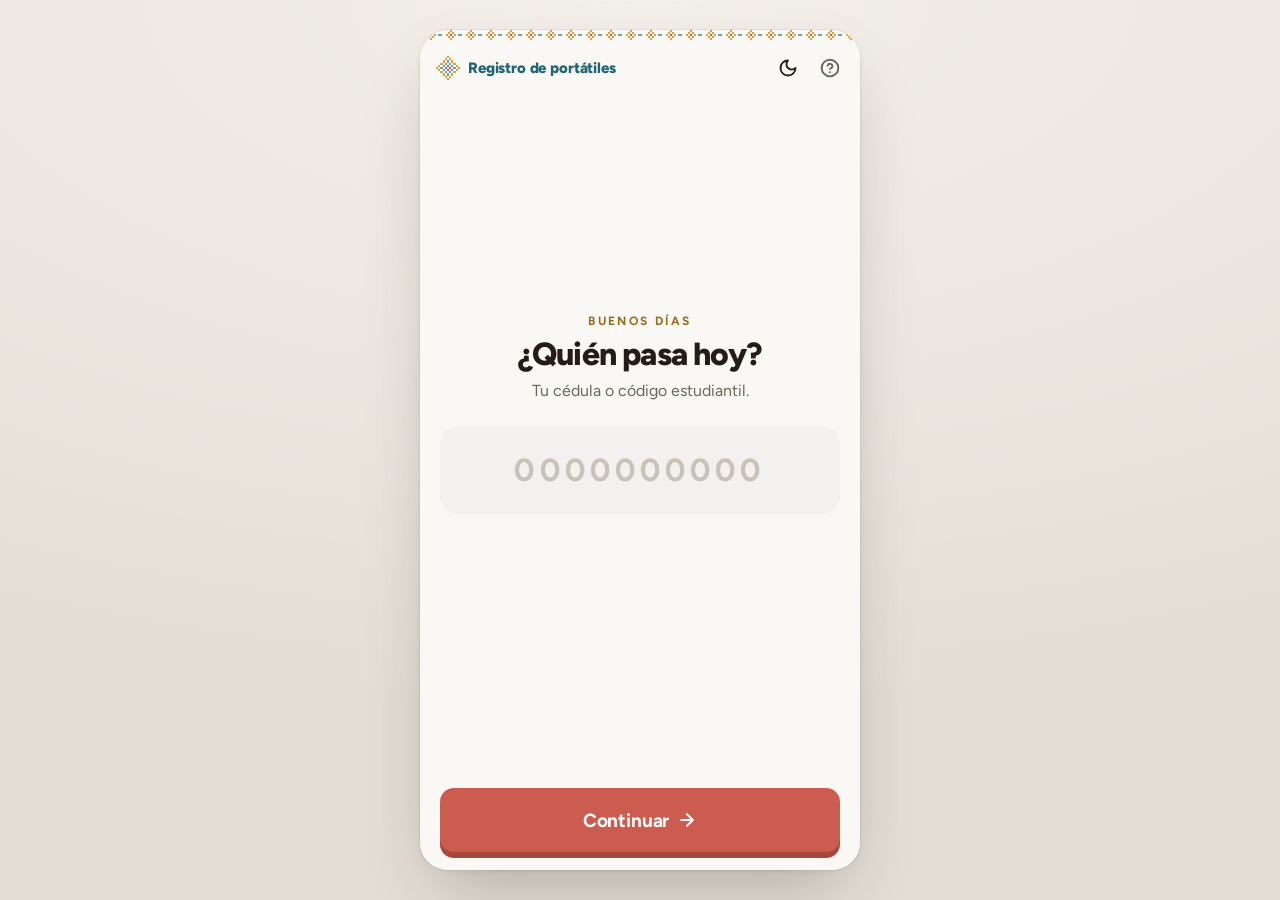
<file: src/main/webapp/index.html>
<!DOCTYPE html>
<html lang="es">
<head>
<meta charset="UTF-8">
<meta name="viewport" content="width=device-width, initial-scale=1, viewport-fit=cover">
<meta name="color-scheme" content="light dark">
<meta name="theme-color" content="#FAF8F5" media="(prefers-color-scheme: light)">
<meta name="theme-color" content="#16120F" media="(prefers-color-scheme: dark)">
<meta name="description" content="Registro de portátiles en portería · Universidad de La Guajira">

<link rel="manifest" href="manifest.webmanifest">
<link rel="apple-touch-icon" href="iconos/icono-192.png?v=2">
<meta name="mobile-web-app-capable" content="yes">
<meta name="apple-mobile-web-app-capable" content="yes">
<meta name="apple-mobile-web-app-status-bar-style" content="default">

<title>Registro Portatiles · UNIGUAJIRA</title>
<link rel="icon" type="image/png" href="iconos/icono-192.png?v=2">
<link rel="preload" href="fuentes/figtree-latin.woff2" as="font" type="font/woff2" crossorigin>
<link rel="stylesheet" href="styles.css">
<!-- Anti-FOUT: aplica tema antes del primer pintado para evitar flash de colores -->
<script>(function(){var t=localStorage.getItem('autogestion-tema');if(t==='dark'||t==='light')document.documentElement.setAttribute('data-theme',t);})();</script>
</head>
<body>

<div id="app-viewport">
  <!-- Status Banner (offline / syncing / synced notification) -->
  <div id="status-banner-wrap" class="status-banner-wrap" style="display: none;" role="status" aria-live="polite">
    <div id="status-banner" class="status-banner coral">
      <div id="status-banner-icon" class="status-banner-icon"></div>
      <div class="status-banner-text">
        <p id="status-banner-title" class="status-banner-title">Sin conexión</p>
        <p id="status-banner-detail" class="status-banner-detail">Tus registros se guardarán en el localmente</p>
      </div>
      <div id="status-stitches" class="status-stitches" style="display: none;"></div>
    </div>
  </div>

  <!-- ============ 1. IDENTIFICACIÓN ============ -->
  <section id="pantalla-identificacion" class="screen active">
    <div class="wayuu-band"></div>
    <header class="screen-header">
      <div class="screen-header-brand">
        <svg width="24" height="24" viewBox="0 0 11 11" shape-rendering="crispEdges" aria-hidden="true" class="icon-fixed"><rect x="5" y="0" width="1" height="1" fill="#E1A140"/><rect x="4" y="1" width="1" height="1" fill="#E1A140"/><rect x="6" y="1" width="1" height="1" fill="#E1A140"/><rect x="3" y="2" width="1" height="1" fill="#E1A140"/><rect x="5" y="2" width="1" height="1" fill="#60A8B8"/><rect x="7" y="2" width="1" height="1" fill="#E1A140"/><rect x="2" y="3" width="1" height="1" fill="#E1A140"/><rect x="4" y="3" width="1" height="1" fill="#60A8B8"/><rect x="6" y="3" width="1" height="1" fill="#60A8B8"/><rect x="8" y="3" width="1" height="1" fill="#E1A140"/><rect x="1" y="4" width="1" height="1" fill="#E1A140"/><rect x="3" y="4" width="1" height="1" fill="#60A8B8"/><rect x="5" y="4" width="1" height="1" fill="#CC5C50"/><rect x="7" y="4" width="1" height="1" fill="#60A8B8"/><rect x="9" y="4" width="1" height="1" fill="#E1A140"/><rect x="0" y="5" width="1" height="1" fill="#E1A140"/><rect x="2" y="5" width="1" height="1" fill="#60A8B8"/><rect x="4" y="5" width="1" height="1" fill="#CC5C50"/><rect x="6" y="5" width="1" height="1" fill="#CC5C50"/><rect x="8" y="5" width="1" height="1" fill="#60A8B8"/><rect x="10" y="5" width="1" height="1" fill="#E1A140"/><rect x="1" y="6" width="1" height="1" fill="#E1A140"/><rect x="3" y="6" width="1" height="1" fill="#60A8B8"/><rect x="5" y="6" width="1" height="1" fill="#CC5C50"/><rect x="7" y="6" width="1" height="1" fill="#60A8B8"/><rect x="9" y="6" width="1" height="1" fill="#E1A140"/><rect x="2" y="7" width="1" height="1" fill="#E1A140"/><rect x="4" y="7" width="1" height="1" fill="#60A8B8"/><rect x="6" y="7" width="1" height="1" fill="#60A8B8"/><rect x="8" y="7" width="1" height="1" fill="#E1A140"/><rect x="3" y="8" width="1" height="1" fill="#E1A140"/><rect x="5" y="8" width="1" height="1" fill="#60A8B8"/><rect x="7" y="8" width="1" height="1" fill="#E1A140"/><rect x="4" y="9" width="1" height="1" fill="#E1A140"/><rect x="6" y="9" width="1" height="1" fill="#E1A140"/><rect x="5" y="10" width="1" height="1" fill="#E1A140"/></svg>
        <span class="screen-header-title">Registro de portátiles</span>
      </div>
      <div class="screen-header-actions">
        <button type="button" class="btn-tema" data-alternar-tema aria-label="Cambiar tema" title="Modo claro / oscuro">
          <!-- Icono SVG inyectado dinámicamente por JS según el tema -->
        </button>
        <button type="button" class="btn-guia-header" data-abrir-guia aria-label="Abrir guía de uso" title="Guía de uso">
          <svg width="20" height="20" viewBox="0 0 24 24" fill="none" stroke="currentColor" stroke-width="2.3" stroke-linecap="round" stroke-linejoin="round" aria-hidden="true"><circle cx="12" cy="12" r="10"/><path d="M9.09 9a3 3 0 0 1 5.83 1c0 2-3 3-3 3"/><path d="M12 17h.01"/></svg>
        </button>
      </div>
    </header>

    <main class="screen-main centered animate-rise">
      <div class="text-center">
        <p id="saludo-dia" class="eyebrow">Buenos días</p>
        <h1 class="title-big">¿Quién pasa hoy?</h1>
        <p class="sub-desc">Tu cédula o código estudiantil.</p>
      </div>

      <div id="doc-box" class="doc-input-box">
        <input id="campo-documento"
               class="doc-input"
               type="text"
               inputmode="numeric"
               pattern="[0-9]*"
               autocomplete="off"
               maxlength="10"
               placeholder="0000000000">
      </div>

      <div class="ident-feedback">
        <div id="error-identificacion" class="error-note" style="display: none;"></div>
        <div id="aviso-recordado" class="aviso-recordado" style="display: none;">
          <span>Te recordamos de la última vez.</span>
          <button id="boton-olvidar" type="button" class="btn-text-sub btn-olvidar">
            ✕ No soy yo
          </button>
        </div>
      </div>
    </main>

    <footer class="screen-actions">
      <button id="boton-continuar" class="btn-primary" type="button">
        <span>Continuar</span>
        <svg viewBox="0 0 24 24" width="20" height="20" fill="none" stroke="currentColor" stroke-width="2.5" stroke-linecap="round" stroke-linejoin="round"><path d="M5 12h14M12 5l7 7-7 7"/></svg>
      </button>
    </footer>
  </section>

  <!-- ============ 1.5 VERIFICAR O CONFIGURAR PIN ============ -->
  <section id="pantalla-pin" class="screen">
    <div class="wayuu-band"></div>
    <header class="screen-header">
      <button id="boton-atras-pin" class="btn-back" type="button" data-volver="pantalla-identificacion">
        <svg viewBox="0 0 24 24" width="20" height="20" fill="none" stroke="currentColor" stroke-width="2.5" stroke-linecap="round" stroke-linejoin="round"><path d="m15 18-6-6 6-6"/></svg> Atrás
      </button>
      <div class="screen-header-actions">
        <button type="button" class="btn-tema" data-alternar-tema aria-label="Cambiar tema" title="Modo claro / oscuro">
          <!-- Icono SVG inyectado dinámicamente por JS según el tema -->
        </button>
        <button type="button" class="btn-guia-header" data-abrir-guia aria-label="Abrir guía de uso" title="Guía de uso">
          <svg width="20" height="20" viewBox="0 0 24 24" fill="none" stroke="currentColor" stroke-width="2.3" stroke-linecap="round" stroke-linejoin="round" aria-hidden="true"><circle cx="12" cy="12" r="10"/><path d="M9.09 9a3 3 0 0 1 5.83 1c0 2-3 3-3 3"/><path d="M12 17h.01"/></svg>
        </button>
      </div>
    </header>

    <main class="screen-main centered animate-rise text-center">
      <div class="icon-tile icon-tile-teal">
        <svg viewBox="0 0 24 24" width="28" height="28" fill="none" stroke="currentColor" stroke-width="2" stroke-linecap="round" stroke-linejoin="round"><rect x="3" y="11" width="18" height="11" rx="2" ry="2"/><path d="M7 11V7a5 5 0 0 1 10 0v4"/></svg>
      </div>

      <p id="subtitulo-pin" class="eyebrow">Lo sabemos pero...</p>
      <h1 id="titulo-pin" class="title-big">Ingresa tu PIN</h1>
      <p id="desc-pin" class="sub-desc sub-desc-pin">
        Digita tu PIN de 4 digitos.
      </p>

      <!-- Indicadores de dígitos (4 dots/cajas) -->
      <div id="pin-dots-container" class="pin-dots-row">
        <span class="pin-dot" data-index="0"></span>
        <span class="pin-dot" data-index="1"></span>
        <span class="pin-dot" data-index="2"></span>
        <span class="pin-dot" data-index="3"></span>
      </div>

      <div id="error-pin" class="error-note error-note-pin" style="display: none;"></div>

      <!-- Intentos restantes antes del bloqueo (se muestra tras un PIN incorrecto) -->
      <div id="pin-intentos" class="pin-intentos" hidden>
        <span id="pin-intentos-barras" class="pin-intentos-barras" aria-hidden="true"></span>
        <span id="pin-intentos-texto"></span>
      </div>

      <!-- PIN bloqueado temporalmente: reemplaza al teclado -->
      <div id="pin-bloqueo" class="pin-bloqueo" role="alert" hidden>
        <span class="pin-bloqueo-icono" aria-hidden="true">
          <svg viewBox="0 0 24 24" width="26" height="26" fill="none" stroke="currentColor" stroke-width="2.2" stroke-linecap="round" stroke-linejoin="round"><rect x="3" y="11" width="18" height="11" rx="2"/><path d="M7 11V7a5 5 0 0 1 10 0v4"/><path d="M12 15v3"/></svg>
        </span>
        <p class="pin-bloqueo-titulo">PIN bloqueado por seguridad</p>
        <p class="pin-bloqueo-texto">Hubo demasiados intentos fallidos. Espera o registrate manualmente en el cuaderno.</p>
        <p class="pin-bloqueo-reloj">
          <span>Podrás intentarlo en</span>
          <strong id="pin-bloqueo-tiempo">15:00</strong>
        </p>
        <button id="boton-bloqueo-inicio" type="button" class="btn-secondary">Volver al inicio</button>
      </div>

      <!-- Teclado numérico táctil rápido (1 al 9, limpiar, 0, borrar) -->
      <div id="pin-keypad" class="pin-keypad">
        <button type="button" class="btn-key" data-digit="1">1</button>
        <button type="button" class="btn-key" data-digit="2">2</button>
        <button type="button" class="btn-key" data-digit="3">3</button>
        <button type="button" class="btn-key" data-digit="4">4</button>
        <button type="button" class="btn-key" data-digit="5">5</button>
        <button type="button" class="btn-key" data-digit="6">6</button>
        <button type="button" class="btn-key" data-digit="7">7</button>
        <button type="button" class="btn-key" data-digit="8">8</button>
        <button type="button" class="btn-key" data-digit="9">9</button>
        <button type="button" class="btn-key action" id="btn-pin-limpiar">C</button>
        <button type="button" class="btn-key" data-digit="0">0</button>
        <button type="button" class="btn-key action" id="btn-pin-borrar">
          <svg viewBox="0 0 24 24" width="22" height="22" fill="none" stroke="currentColor" stroke-width="2.2" stroke-linecap="round" stroke-linejoin="round"><path d="M21 4H8l-7 8 7 8h13a2 2 0 0 0 2-2V6a2 2 0 0 0-2-2z"/><line x1="18" y1="9" x2="12" y2="15"/><line x1="12" y1="9" x2="18" y2="15"/></svg>
        </button>
      </div>
    </main>
  </section>

  <!-- ============ 2. NUEVO ESTUDIANTE (Caso A) ============ -->
  <section id="pantalla-datos-nuevo" class="screen">
    <div class="wayuu-band"></div>
    <header class="screen-header">
      <button class="btn-back" data-volver="pantalla-identificacion" type="button">
        <svg viewBox="0 0 24 24" width="20" height="20" fill="none" stroke="currentColor" stroke-width="2.5" stroke-linecap="round" stroke-linejoin="round"><path d="m15 18-6-6 6-6"/></svg> Atrás
      </button>
      <div class="screen-header-actions">
        <span id="doc-nuevo-tag" class="doc-tag"></span>
        <button type="button" class="btn-guia-header" data-abrir-guia aria-label="Abrir guía de uso" title="Guía de uso">
          <svg width="20" height="20" viewBox="0 0 24 24" fill="none" stroke="currentColor" stroke-width="2.3" stroke-linecap="round" stroke-linejoin="round" aria-hidden="true"><circle cx="12" cy="12" r="10"/><path d="M9.09 9a3 3 0 0 1 5.83 1c0 2-3 3-3 3"/><path d="M12 17h.01"/></svg>
        </button>
      </div>
    </header>

    <main class="screen-main centered animate-rise">
      <div class="text-center">
        <p class="eyebrow">Primera vez por aquí</p>
        <h1 class="title-big">¿Cómo te llamas?</h1>
      </div>

      <div class="field-grid-2">
        <label>
          <span class="field-label">Nombre</span>
          <input id="campo-nombres" class="field-input" type="text" maxlength="80" autocomplete="given-name">
        </label>
        <label>
          <span class="field-label">Apellido</span>
          <input id="campo-apellidos" class="field-input" type="text" maxlength="80" autocomplete="family-name">
        </label>
      </div>

      <!-- PIN de 4 dígitos para nuevo estudiante -->
      <div class="field-group">
        <label for="campo-pin-nuevo" class="field-label">Crea tu PIN de seguridad (4 dígitos)</label>
        <span class="campo-con-accion">
          <input id="campo-pin-nuevo" class="field-input field-input-pin" type="password" inputmode="numeric" pattern="[0-9]*" maxlength="4" placeholder="••••" autocomplete="new-password">
          <button id="boton-ver-pin" type="button" class="boton-ver-pin" aria-label="Mostrar PIN" aria-pressed="false" aria-controls="campo-pin-nuevo">
            <svg class="icono-ojo" viewBox="0 0 24 24" width="22" height="22" fill="none" stroke="currentColor" stroke-width="2" stroke-linecap="round" stroke-linejoin="round" aria-hidden="true"><path d="M2.06 12.35a1 1 0 0 1 0-.7 10.75 10.75 0 0 1 19.88 0 1 1 0 0 1 0 .7 10.75 10.75 0 0 1-19.88 0"/><circle cx="12" cy="12" r="3"/></svg>
            <svg class="icono-ojo-tachado" viewBox="0 0 24 24" width="22" height="22" fill="none" stroke="currentColor" stroke-width="2" stroke-linecap="round" stroke-linejoin="round" aria-hidden="true" hidden><path d="M10.73 5.08A10.43 10.43 0 0 1 12 5c4.97 0 9 4.03 9.94 7a10.6 10.6 0 0 1-1.67 2.88"/><path d="M14.08 14.16a3 3 0 0 1-4.24-4.24"/><path d="M17.48 17.5A10.4 10.4 0 0 1 12 19c-4.97 0-9-4.03-9.94-7a10.6 10.6 0 0 1 4.46-5.5"/><path d="m2 2 20 20"/></svg>
          </button>
        </span>
        <p class="field-hint">
          Protección ante entradas/salidas. Se solicita siempre que ingreses nuevamente.
        </p>
      </div>

      <div class="field-group">
        <div class="consent-box-wrap">
          <label id="consent-card-nuevo" class="consent-card">
            <input type="checkbox" id="campo-acepto-datos" class="sr-only-input">
            <span class="consent-check-square" id="consent-square-nuevo">
              <svg id="consent-check-icon-nuevo" viewBox="0 0 24 24" width="16" height="16" fill="none" stroke="currentColor" stroke-width="3.5" stroke-linecap="round" stroke-linejoin="round" style="display: none;"><path d="M20 6 9 17l-5-5"/></svg>
            </span>
            <span class="consent-text">
              Autorizo a Registro de Dispositivos Portatiles a tratar mis datos personales <span class="text-sub">(Ley 1581 de 2012)</span>.
            </span>
          </label>
          <details class="consent-details">
            <summary>
              ¿Para qué usamos tus datos?
              <svg viewBox="0 0 24 24" width="16" height="16" fill="none" stroke="currentColor" stroke-width="2"><path d="m6 9 6 6 6-6"/></svg>
            </summary>
            <p>
              Solo para registrar cuándo entra y sale tu portátil del campus, y así poder ayudarte si se pierde o hay una duda en portería. No se comparten con terceros. Puedes pedir que se corrijan o borren escribiendo al correo acamilogamez@uniguajira.edu.co.
            </p>
          </details>
        </div>
      </div>

      <div id="error-datos-nuevo" class="error-note error-note-spaced" style="display: none;"></div>
    </main>

    <footer class="screen-actions">
      <button id="boton-guardar-datos" class="btn-primary" type="button">
        <span>Continuar</span>
        <svg viewBox="0 0 24 24" width="20" height="20" fill="none" stroke="currentColor" stroke-width="2.5" stroke-linecap="round" stroke-linejoin="round"><path d="M5 12h14M12 5l7 7-7 7"/></svg>
      </button>
    </footer>
  </section>

  <!-- ============ CONSENTIMIENTO PENDIENTE ============ -->
  <section id="pantalla-consentimiento" class="screen">
    <div class="wayuu-band"></div>
    <header class="screen-header">
      <button class="btn-back" data-volver="pantalla-identificacion" type="button">
        <svg viewBox="0 0 24 24" width="20" height="20" fill="none" stroke="currentColor" stroke-width="2.5" stroke-linecap="round" stroke-linejoin="round"><path d="m15 18-6-6 6-6"/></svg> Atrás
      </button>
      <div class="screen-header-actions">
        <button type="button" class="btn-tema" data-alternar-tema aria-label="Cambiar tema" title="Modo claro / oscuro">
          <!-- Icono SVG inyectado dinámicamente por JS según el tema -->
        </button>
        <button type="button" class="btn-guia-header" data-abrir-guia aria-label="Abrir guía de uso" title="Guía de uso">
          <svg width="20" height="20" viewBox="0 0 24 24" fill="none" stroke="currentColor" stroke-width="2.3" stroke-linecap="round" stroke-linejoin="round" aria-hidden="true"><circle cx="12" cy="12" r="10"/><path d="M9.09 9a3 3 0 0 1 5.83 1c0 2-3 3-3 3"/><path d="M12 17h.01"/></svg>
        </button>
      </div>
    </header>

    <main class="screen-main centered animate-rise">
      <div class="stack-center">
        <div class="icon-tile icon-tile-oro icon-tile-lg">
          <svg viewBox="0 0 24 24" width="32" height="32" fill="none" stroke="currentColor" stroke-width="2" stroke-linecap="round" stroke-linejoin="round"><path d="M20 13c0 5-3.5 7.5-7.66 8.95a1 1 0 0 1-.67-.01C7.5 20.5 4 18 4 13V6a1 1 0 0 1 1-1c2 0 4.5-1.2 6.24-2.72a1.17 1.17 0 0 1 1.52 0C14.51 3.81 17 5 19 5a1 1 0 0 1 1 1z"/><path d="m9 12 2 2 4-4"/></svg>
        </div>
        <p class="eyebrow">Una sola vez</p>
        <h1 id="titulo-consentimiento" class="title-big">Antes de seguir…</h1>
        <p class="sub-desc sub-desc-narrow">
          Necesitamos tu autorización para seguir registrando tu equipo.
        </p>
      </div>

      <div class="field-group-lg">
        <label id="consent-card-existente" class="consent-card">
          <input type="checkbox" id="campo-acepto-datos-existente" class="sr-only-input">
          <span class="consent-check-square" id="consent-square-existente">
            <svg id="consent-check-icon-existente" viewBox="0 0 24 24" width="16" height="16" fill="none" stroke="currentColor" stroke-width="3.5" stroke-linecap="round" stroke-linejoin="round" style="display: none;"><path d="M20 6 9 17l-5-5"/></svg>
          </span>
          <span class="consent-text">
            Autorizo a Registro de Dispositivos Portatiles a tratar mis datos personales <span class="text-sub">(Ley 1581 de 2012)</span>.
          </span>
        </label>
      </div>

      <div id="error-consentimiento" class="error-note error-note-spaced" style="display: none;"></div>
    </main>

    <footer class="screen-actions">
      <button id="boton-aceptar-consentimiento" class="btn-primary" type="button">
        Aceptar y continuar
      </button>
    </footer>
  </section>

  <!-- ============ 3. REGISTRAR EQUIPO NUEVO ============ -->
  <section id="pantalla-equipo-nuevo" class="screen">
    <div class="wayuu-band"></div>
    <header class="screen-header">
      <button id="boton-atras-equipo" class="btn-back" type="button">
        <svg viewBox="0 0 24 24" width="20" height="20" fill="none" stroke="currentColor" stroke-width="2.5" stroke-linecap="round" stroke-linejoin="round"><path d="m15 18-6-6 6-6"/></svg> Atrás
      </button>
      <div class="screen-header-actions">
        <button type="button" class="btn-tema" data-alternar-tema aria-label="Cambiar tema" title="Modo claro / oscuro">
          <!-- Icono SVG inyectado dinámicamente por JS según el tema -->
        </button>
        <button type="button" class="btn-guia-header" data-abrir-guia aria-label="Abrir guía de uso" title="Guía de uso">
          <svg width="20" height="20" viewBox="0 0 24 24" fill="none" stroke="currentColor" stroke-width="2.3" stroke-linecap="round" stroke-linejoin="round" aria-hidden="true"><circle cx="12" cy="12" r="10"/><path d="M9.09 9a3 3 0 0 1 5.83 1c0 2-3 3-3 3"/><path d="M12 17h.01"/></svg>
        </button>
      </div>
    </header>

    <main class="screen-main animate-rise">
      <h1 id="titulo-equipo" class="title-big">¿Qué equipo traes?</h1>

      <!-- Marcas grid -->
      <div class="field-group">
        <p class="field-label">Marca</p>
        <div id="grid-marcas" class="brand-grid"></div>
        <input id="campo-otra-marca" class="field-input field-input-extra" type="text" placeholder="Escribe la marca" style="display: none;">
      </div>

      <!-- Colores circle grid -->
      <div class="field-group">
        <p class="field-label">
          Color <span id="color-seleccionado-nombre" class="field-label-value"></span>
        </p>
        <div id="grid-colores" class="color-grid"></div>
        <input id="campo-otro-color" class="field-input field-input-extra" type="text" placeholder="Escribe el color (ej. morado)" style="display: none;">
      </div>

      <!-- Apodo / alias -->
      <div class="field-group">
        <label>
          <span class="field-label">
            Apodo <span class="field-label-optional">opcional</span>
          </span>
          <input id="campo-alias" class="field-input" type="text" maxlength="24" placeholder="“El de la U”, “El de la casa”">
        </label>
      </div>

      <!-- Serial del portátil (opcional, si está vacío será "Desconocido") -->
      <div class="field-group">
        <label>
          <span class="field-label">
            Serial / Número de serie <span class="field-label-optional">opcional</span>
          </span>
          <input id="campo-serial" class="field-input" type="text" maxlength="50" placeholder="Ej. 5CD1234XYZ (o dejar vacío)">
        </label>
      </div>

      <!-- Descripción identificativa (OBLIGATORIA) -->
      <div class="field-group">
        <label>
          <span class="field-label">
            Descripción / Señas particulares <strong style="color: var(--coral-base); font-size: 11px;">obligatorio</strong>
          </span>
          <textarea id="campo-descripcion" class="field-input" rows="2" maxlength="200" placeholder="Ej. Sticker de Batman en la tapa, fisura en bisagra izquierda, protector de teclado..."></textarea>
        </label>
      </div>

      <div id="error-equipo-nuevo" class="error-note error-note-spaced" style="display: none;"></div>
    </main>

    <footer class="screen-actions">
      <!-- Preview card -->
      <div class="new-laptop-preview" aria-live="polite">
        <div id="preview-laptop-glyph"></div>
        <div class="preview-text">
          <p id="preview-laptop-title" class="preview-title">MARCA - COLOR</p>
          <p id="preview-laptop-nick" class="preview-sub">Así se verá la próxima vez.</p>
        </div>
      </div>

      <button id="boton-guardar-equipo" class="btn-primary" type="button">
        Guardar y registrar entrada
      </button>
    </footer>
  </section>

  <!-- ============ 4. MIS EQUIPOS ============ -->
  <section id="pantalla-equipos" class="screen">
    <div class="wayuu-band"></div>
    <header class="screen-header">
      <button class="btn-back" data-volver="pantalla-identificacion" type="button">
        <svg viewBox="0 0 24 24" width="20" height="20" fill="none" stroke="currentColor" stroke-width="2.5" stroke-linecap="round" stroke-linejoin="round"><path d="m15 18-6-6 6-6"/></svg> Atrás
      </button>
      <div class="screen-header-actions">
        <button id="boton-cambiar-estudiante" class="btn-text-sub" data-volver="pantalla-identificacion" type="button">
        No soy yo
      </button>
        <button type="button" class="btn-guia-header" data-abrir-guia aria-label="Abrir guía de uso" title="Guía de uso">
          <svg width="20" height="20" viewBox="0 0 24 24" fill="none" stroke="currentColor" stroke-width="2.3" stroke-linecap="round" stroke-linejoin="round" aria-hidden="true"><circle cx="12" cy="12" r="10"/><path d="M9.09 9a3 3 0 0 1 5.83 1c0 2-3 3-3 3"/><path d="M12 17h.01"/></svg>
        </button>
      </div>
    </header>

    <main class="screen-main animate-rise">
      <div id="encabezado-equipos">
        <h1 id="saludo-estudiante" class="title-big">Hola.</h1>
        <p class="sub-desc">¿Cuál traes hoy? Un toque y listo.</p>
      </div>

      <div id="aviso-offline-equipos" class="aviso-offline" style="display: none;">
        <svg viewBox="0 0 24 24" width="16" height="16" fill="none" stroke="currentColor" stroke-width="2" class="icon-fixed" aria-hidden="true"><rect width="14" height="20" x="5" y="2" rx="2" ry="2"/><path d="M12 18h.01"/></svg>
        Tus equipos se encuentran guardados. Puedes registrar igual.
      </div>

      <ul id="lista-equipos" class="laptops-list"></ul>
      <p id="pista-equipos" class="pista-equipos">
        <svg viewBox="0 0 24 24" width="15" height="15" fill="none" stroke="currentColor" stroke-width="2.2" stroke-linecap="round" stroke-linejoin="round" aria-hidden="true"><circle cx="12" cy="12" r="1"/><circle cx="19" cy="12" r="1"/><circle cx="5" cy="12" r="1"/></svg>
        Mantén pulsado un equipo o toca los tres puntos para ver las interacciones.
      </p>
    </main>

    <footer class="screen-actions">
      <button id="boton-otro-equipo" class="btn-secondary" type="button">
        <svg viewBox="0 0 24 24" width="20" height="20" fill="none" stroke="currentColor" stroke-width="2.5"><path d="M5 12h14M12 5v14"/></svg>
        <span>Agregar otro equipo</span>
      </button>
    </footer>
  </section>

  <!-- ============ 5. CONFIRMACIÓN (Reglas que no se negocian: FitLine cqw, Solid color) ============ -->
  <section id="pantalla-confirmacion" class="screen-confirm teal" style="display: none;" role="status" aria-live="assertive">
    <div class="confirm-center">
      <div class="confirm-check-ring">
        <span class="confirm-ring-anim"></span>
        <svg viewBox="0 0 52 52" class="confirm-svg-check">
          <circle cx="26" cy="26" r="24" fill="rgba(255,255,255,.18)" />
          <path id="check-path-anim" d="M15 27 L23 35 L38 18" fill="none" stroke="#fff" stroke-width="5.5" stroke-linecap="round" stroke-linejoin="round" pathLength="1" stroke-dasharray="1" class="check-path" />
        </svg>
      </div>

      <p class="confirm-type-label">
        <svg id="confirm-dir-icon" viewBox="0 0 24 24" fill="none" stroke="currentColor" stroke-width="2.75" stroke-linecap="round" stroke-linejoin="round"><path d="M15 3h4a2 2 0 0 1 2 2v14a2 2 0 0 1-2 2h-4M10 17l5-5-5-5M15 12H3"/></svg>
        <span id="texto-movimiento">ENTRADA</span>
      </p>

      <div class="confirm-lines">
        <span id="confirm-line-brand" class="fit-line">HP</span>
        <span id="confirm-line-color" class="fit-line fit-line-delay">GRIS</span>
      </div>
    </div>

    <div class="confirm-bottom">
      <p id="confirm-note-offline" class="confirm-offline-note" style="display: none;">
        <svg viewBox="0 0 24 24" width="20" height="20" fill="none" stroke="currentColor" stroke-width="2"><path d="m2 2 20 20M5.782 5.782A7 7 0 0 0 9 19h8.5a4.5 4.5 0 0 0 1.956-.445M22.61 16.95A5 5 0 0 0 18 10h-1.26a8 8 0 0 0-11.62-4.36"/></svg>
        Guardado sin conexión.
      </p>
      <p id="confirm-note-reconfirmed" class="confirm-reconfirmed-note" style="display: none;">
        <svg viewBox="0 0 24 24" width="16" height="16" fill="none" stroke="currentColor" stroke-width="2"><path d="M3 12a9 9 0 1 0 9-9 9.75 9.75 0 0 0-6.74 2.74L3 8"/><path d="M3 3v5h5"/></svg>
        Ya estaba registrado hace poco
      </p>
      <p class="confirm-meta">
        <span id="confirm-meta-name"></span> · <span id="confirm-meta-time"></span>
      </p>
      <button id="boton-listo" class="btn-confirm-done" type="button">
        <span>Listo</span>
        <span id="confirm-autocierre" class="confirm-autocierre" aria-hidden="true">
          <span id="confirm-autocierre-barra" class="confirm-autocierre-barra"></span>
        </span>
      </button>
      <p id="confirm-autocierre-texto" class="confirm-autocierre-texto">Pulsa o espera el cierre automático.</p>
    </div>
  </section>

  <!-- Hoja de acciones de un equipo (mantener pulsado o botón de tres puntos) -->
  <div id="hoja-equipo" class="hoja-overlay" hidden>
    <div class="hoja" role="dialog" aria-modal="true" aria-labelledby="hoja-equipo-titulo">
      <span class="hoja-asa" aria-hidden="true"></span>

      <div class="hoja-equipo-cabecera">
        <span id="hoja-equipo-glifo" class="hoja-equipo-glifo" aria-hidden="true"></span>
        <div class="hoja-equipo-textos">
          <p class="hoja-equipo-eyebrow">Tu equipo</p>
          <h2 id="hoja-equipo-titulo" class="hoja-equipo-titulo">Equipo</h2>
          <p id="hoja-equipo-alias" class="hoja-equipo-alias"></p>
        </div>
      </div>

      <div id="hoja-equipo-acciones" class="hoja-acciones">
        <button id="boton-editar-equipo" type="button" class="hoja-accion">
          <span class="hoja-accion-icono" aria-hidden="true">
            <svg viewBox="0 0 24 24" width="20" height="20" fill="none" stroke="currentColor" stroke-width="2.2" stroke-linecap="round" stroke-linejoin="round"><path d="M21.17 6.81a1 1 0 0 0-3.99-3.99L3.84 16.17a2 2 0 0 0-.5.83l-1.32 4.35a.5.5 0 0 0 .62.62l4.35-1.32a2 2 0 0 0 .83-.5z"/><path d="m15 5 4 4"/></svg>
          </span>
          <span class="hoja-accion-textos">
            <strong>Editar equipo</strong>
            <span>Marca, color o apodo</span>
          </span>
        </button>
        <button id="boton-reportar-hurto" type="button" class="hoja-accion hoja-accion-peligro">
          <span class="hoja-accion-icono" aria-hidden="true">
            <svg viewBox="0 0 24 24" width="20" height="20" fill="none" stroke="currentColor" stroke-width="2.2" stroke-linecap="round" stroke-linejoin="round"><path d="M12 22s8-4 8-10V5l-8-3-8 3v7c0 6 8 10 8 10z"/><line x1="12" y1="8" x2="12" y2="12"/><line x1="12" y1="16" x2="12.01" y2="16"/></svg>
          </span>
          <span class="hoja-accion-textos">
            <strong id="texto-reportar-hurto">Reportar como hurtado / extraviado</strong>
            <span id="subtexto-reportar-hurto">Genera alerta inmediata en portería</span>
          </span>
        </button>
        <button id="boton-eliminar-equipo" type="button" class="hoja-accion hoja-accion-peligro">
          <span class="hoja-accion-icono" aria-hidden="true">
            <svg viewBox="0 0 24 24" width="20" height="20" fill="none" stroke="currentColor" stroke-width="2.2" stroke-linecap="round" stroke-linejoin="round"><path d="M3 6h18"/><path d="M19 6v14a2 2 0 0 1-2 2H7a2 2 0 0 1-2-2V6"/><path d="M8 6V4a2 2 0 0 1 2-2h4a2 2 0 0 1 2 2v2"/><path d="M10 11v6M14 11v6"/></svg>
          </span>
          <span class="hoja-accion-textos">
            <strong>Eliminar equipo</strong>
            <span>Deja de aparecer en tu lista</span>
          </span>
        </button>
      </div>

      <div id="hoja-equipo-confirmar-hurto" class="hoja-confirmar" hidden>
        <p id="titulo-confirmar-hurto" class="hoja-confirmar-titulo">¿Reportar como hurtado / extraviado?</p>
        <p id="texto-confirmar-hurto" class="hoja-confirmar-texto">Se emitirá una alerta de seguridad inmediata en la portería y el equipo quedará bloqueado para autorizaciones.</p>
        <button id="boton-confirmar-hurto" type="button" class="btn-peligro">Sí, reportar hurto</button>
      </div>

      <div id="hoja-equipo-confirmar" class="hoja-confirmar" hidden>
        <p class="hoja-confirmar-titulo">¿Eliminar este equipo?</p>
        <p class="hoja-confirmar-texto">Dejará de aparecer en tu lista. Su historial de entradas y salidas se conserva.</p>
        <button id="boton-confirmar-eliminar" type="button" class="btn-peligro">Sí, eliminar</button>
      </div>

      <p id="hoja-equipo-aviso" class="hoja-aviso" hidden></p>
      <div id="error-hoja-equipo" class="error-note" style="display: none;"></div>

      <button id="boton-cerrar-hoja" type="button" class="btn-secondary">Cancelar</button>
    </div>
  </div>

  <div id="aviso-flotante" class="aviso-flotante" role="status" aria-live="polite" hidden></div>
</div>

<!-- =====================================================================
     MODAL DE GUÍA DE USO (se abre desde el botón "?" de cada encabezado)
     ===================================================================== -->
<!-- Modal Dialog de Guía de Uso -->
<div id="modal-guia" class="modal-guia-overlay" style="display: none;" role="dialog" aria-modal="true" aria-labelledby="guia-titulo">
  <!-- Tarjeta 1: Guía del Estudiante / Autogestión -->
  <div id="guia-card-estudiante" class="modal-guia-card">
    <header class="modal-guia-header">
      <div class="modal-guia-heading">
        <span class="modal-guia-icon">
          <svg width="20" height="20" viewBox="0 0 24 24" fill="none" stroke="currentColor" stroke-width="2.4" stroke-linecap="round" stroke-linejoin="round">
            <circle cx="12" cy="12" r="10"></circle>
            <line x1="12" y1="16" x2="12" y2="12"></line>
            <line x1="12" y1="8" x2="12.01" y2="8"></line>
          </svg>
        </span>
        <h2 id="guia-titulo" class="modal-guia-titulo">Guía del Sistema</h2>
      </div>
      <button id="btn-cerrar-guia" type="button" class="btn-guia-cerrar" aria-label="Cerrar guía">
        <svg width="18" height="18" viewBox="0 0 24 24" fill="none" stroke="currentColor" stroke-width="2.4" stroke-linecap="round" stroke-linejoin="round"><line x1="18" y1="6" x2="6" y2="18"></line><line x1="6" y1="6" x2="18" y2="18"></line></svg>
      </button>
    </header>

    <div class="modal-guia-body">
      <div class="guia-paso">
        <span class="guia-num">1</span>
        <div>
          <strong>Identificación</strong>
          <p>Ingresa tu cédula o código estudiantil. Si eres nuevo, el sistema te solicitará algunos datos de tí y tu portatil.</p>
        </div>
      </div>

      <div class="guia-paso">
        <span class="guia-num">2</span>
        <div>
          <strong>Seguridad con PIN</strong>
          <p>PIN de 4 dígitos para verificar tu identidad y desbloquear tus portátiles registrados.</p>
        </div>
      </div>

      <div class="guia-paso">
        <span class="guia-num">3</span>
        <div>
          <strong>Entrada o Salida en un toque</strong>
          <p>Toca tu portátil en pantalla. El sistema alternará automáticamente entre ENTRADA y SALIDA con confirmación visual inmediata.</p>
        </div>
      </div>

      <div class="guia-paso">
        <span class="guia-num">4</span>
        <div>
          <strong>Modo Sin Conexión (Offline)</strong>
          <p>Si la portería pierde internet, puedes seguir registrando entradas y salidas normalmente siempre que ya te hayas registrado antes en el sistema. Tus movimientos se guardan seguros en el dispositivo y se sincronizan automáticamente con el servidor apenas regrese la conexión.</p>
        </div>
      </div>
    </div>

    <footer class="modal-guia-footer">
      <button id="btn-entendido-guia" type="button" class="btn-guia-entendido" style="width: 100%;">Entendido</button>
    </footer>
  </div>
</div>

<script src="db-offline.js"></script>
<script src="app.js"></script>
</body>
</html>
</file>
<file: src/main/webapp/styles.css>
/* =====================================================================
   AUTOGESTIÓN DE PORTÁTILES · Universidad de La Guajira
   Basado exactamente en /design-reference (Tokens, Tipografía y Animaciones)
   ===================================================================== */

/* Figtree (SIL Open Font License, ver fuentes/OFL.txt), alojada junto a la app
   para que también funcione sin conexión. */
@font-face {
  font-family: 'Figtree';
  font-style: normal;
  font-weight: 400 900;
  font-display: swap;
  src: url('fuentes/figtree-latin-ext.woff2') format('woff2');
  unicode-range: U+0100-02BA, U+02BD-02C5, U+02C7-02CC, U+02CE-02D7, U+02DD-02FF, U+0304, U+0308, U+0329, U+1D00-1DBF, U+1E00-1E9F, U+1EF2-1EFF, U+2020, U+20A0-20AB, U+20AD-20C4, U+2113, U+2C60-2C7F, U+A720-A7FF;
}
@font-face {
  font-family: 'Figtree';
  font-style: normal;
  font-weight: 400 900;
  font-display: swap;
  src: url('fuentes/figtree-latin.woff2') format('woff2');
  unicode-range: U+0000-00FF, U+0131, U+0152-0153, U+02BB-02BC, U+02C6, U+02DA, U+02DC, U+0304, U+0308, U+0329, U+2000-206F, U+20AC, U+2122, U+2191, U+2193, U+2212, U+2215, U+FEFF, U+FFFD;
}

:root {
  /* Brand colors */
  --coral: #CC5C50;
  --coral-dark: #A8473C;
  --coral-soft: #F9E4E0;
  --teal: #2B8496;
  --teal-dark: #1F6574;
  --teal-soft: #DFEFF3;
  --turquesa: #60A8B8;
  --oro: #E1A140;
  --oro-dark: #9A6A1C;
  --oro-soft: #FBEFD8;
  --cont: #F2F1EF;
  --borde: #DEDAD3;
  --sub: #6B655C;
  --tinta: #241C16;
  --aviso: #B3261E;
  --papel: #FAF8F5;

  /* Colores originales terracota/marrón institucional (#C1440E y #00843D) */
  --terracota: #C1440E;
  --terracota-oscuro: #9C3609;
  --verde-institucional: #00843D;
  --verde-oscuro: #00622D;
  --blanco: #FFFFFF;
  --gris-contenedor: #F2F1EF;
  --gris-borde: #DEDAD3;
  --gris-texto: #6B655C;
  --texto: #241C16;
  --rojo-aviso: #B3261E;
  --alto-toque: 64px;

  --font-sans: 'Figtree', system-ui, -apple-system, 'Segoe UI', Roboto, 'Helvetica Neue', Arial, sans-serif;
  --radio: 14px;

  /* Ritmo y profundidad compartidos */
  --ease-out: cubic-bezier(0.2, 0.8, 0.2, 1);
  --sombra-suave: 0 1px 2px rgba(36, 28, 22, 0.05), 0 4px 14px -6px rgba(36, 28, 22, 0.12);
  --anillo-foco: 0 0 0 3px var(--papel), 0 0 0 5px var(--teal);

  /* Superficies y tonos que cambian con el tema */
  color-scheme: light;
  --superficie: #FFFFFF;
  --solido: #241C16;
  --solido-hover: #000000;
  --sobre-solido: #FFFFFF;
  --encabezado: #241C16;
  --aviso-soft: var(--aviso-soft);
  --borde-fuerte: var(--borde-fuerte);
  --coral-hover: var(--coral-hover);
  --coral-texto: #A8473C;
  --fondo-escritorio: #EBE6DF;
  --fondo-escritorio-claro: #F3EFE9;
  --fondo-escritorio-oscuro: #E3DDD4;
}

/* =====================================================================
   MODO OSCURO (sigue la preferencia del dispositivo)
   ===================================================================== */
@media (prefers-color-scheme: dark) {
  :root {
    color-scheme: dark;
    --papel: #16120F;
    --cont: #241E19;
    --borde: #3A322B;
    --borde-fuerte: #4D443B;
    --sub: #A89F93;
    --tinta: #F3EEE7;
    --superficie: #1D1814;

    --coral: #D4675B;
    --coral-dark: #9E443A;
    --coral-hover: #DC766A;
    --coral-texto: #F0A096;
    --coral-soft: rgba(212, 103, 91, 0.18);
    --teal: #4BA3B5;
    --teal-dark: #8CCAD8;
    --teal-soft: rgba(75, 163, 181, 0.18);
    --oro-dark: #E9B76A;
    --oro-soft: rgba(225, 161, 64, 0.16);
    --aviso: #F28B82;
    --aviso-soft: rgba(242, 139, 130, 0.16);

    --solido: #F3EEE7;
    --solido-hover: #FFFFFF;
    --sobre-solido: #16120F;
    --encabezado: #0F0C0A;

    --sombra-suave: 0 1px 2px rgba(0, 0, 0, 0.3), 0 4px 14px -6px rgba(0, 0, 0, 0.5);
    --fondo-escritorio: #0E0B09;
    --fondo-escritorio-claro: #1A1511;
    --fondo-escritorio-oscuro: #0A0807;
  }
}

/* =====================================================================
   TEMA MANUAL — anula prefers-color-scheme cuando el usuario elige
   Especificidad mayor que @media, declarado después → gana siempre.
   ===================================================================== */
[data-theme="light"] {
  color-scheme: light;
  --papel: #FAF8F5;
  --cont: #F2F1EF;
  --borde: #DEDAD3;
  --borde-fuerte: #C8C2B8;
  --sub: #6B655C;
  --tinta: #241C16;
  --superficie: #FFFFFF;
  --coral: #CC5C50;
  --coral-dark: #A8473C;
  --coral-hover: #B84E43;
  --coral-texto: #A8473C;
  --coral-soft: #F9E4E0;
  --teal: #2B8496;
  --teal-dark: #1F6574;
  --teal-soft: #DFEFF3;
  --oro-dark: #9A6A1C;
  --oro-soft: #FBEFD8;
  --aviso: #B3261E;
  --aviso-soft: rgba(179, 38, 30, 0.12);
  --solido: #241C16;
  --solido-hover: #000000;
  --sobre-solido: #FFFFFF;
  --encabezado: #241C16;
  --sombra-suave: 0 1px 2px rgba(36,28,22,0.05), 0 4px 14px -6px rgba(36,28,22,0.12);
  --fondo-escritorio: #EBE6DF;
  --fondo-escritorio-claro: #F3EFE9;
  --fondo-escritorio-oscuro: #E3DDD4;
}

[data-theme="dark"] {
  color-scheme: dark;
  --papel: #16120F;
  --cont: #241E19;
  --borde: #3A322B;
  --borde-fuerte: #4D443B;
  --sub: #A89F93;
  --tinta: #F3EEE7;
  --superficie: #1D1814;
  --coral: #D4675B;
  --coral-dark: #9E443A;
  --coral-hover: #DC766A;
  --coral-texto: #F0A096;
  --coral-soft: rgba(212,103,91,0.18);
  --teal: #4BA3B5;
  --teal-dark: #8CCAD8;
  --teal-soft: rgba(75,163,181,0.18);
  --oro-dark: #E9B76A;
  --oro-soft: rgba(225,161,64,0.16);
  --aviso: #F28B82;
  --aviso-soft: rgba(242,139,130,0.16);
  --solido: #F3EEE7;
  --solido-hover: #FFFFFF;
  --sobre-solido: #16120F;
  --encabezado: #0F0C0A;
  --sombra-suave: 0 1px 2px rgba(0,0,0,0.3), 0 4px 14px -6px rgba(0,0,0,0.5);
  --fondo-escritorio: #0E0B09;
  --fondo-escritorio-claro: #1A1511;
  --fondo-escritorio-oscuro: #0A0807;
}

/* =====================================================================
   BOTÓN TOGGLE DE TEMA  ☀ / 🌙
   ===================================================================== */
.btn-tema {
  display: inline-flex;
  align-items: center;
  justify-content: center;
  width: 36px;
  height: 36px;
  border: none;
  border-radius: 50%;
  background: transparent;
  color: var(--tinta);
  cursor: pointer;
  transition: background 0.18s, color 0.18s;
}
.btn-tema:hover {
  background: var(--cont);
}
.btn-tema svg {
  pointer-events: none;
}

*, *::before, *::after {
  box-sizing: border-box;
  margin: 0;
  padding: 0;
}

html, body {
  height: 100%;
  width: 100%;
  overflow: hidden;
  background-color: var(--fondo-escritorio);
  color: var(--tinta);
  font-family: var(--font-sans);
  -webkit-font-smoothing: antialiased;
  -moz-osx-font-smoothing: grayscale;
  text-rendering: optimizeLegibility;
  -webkit-tap-highlight-color: transparent;
}

button {
  font-family: inherit;
  border: none;
  background: none;
  color: inherit;
  cursor: pointer;
  touch-action: manipulation;
}

input, select {
  font-family: inherit;
}

/* El atributo hidden siempre oculta, aunque la clase defina display */
[hidden] {
  display: none !important;
}

/* Foco visible solo con teclado: no altera el aspecto táctil */
:focus-visible {
  outline: none;
  box-shadow: var(--anillo-foco);
}
a:focus-visible {
  border-radius: 8px;
}

/* Animations from index.css */
@keyframes rise {
  from { opacity: 0; transform: translateY(18px); }
  to { opacity: 1; transform: none; }
}
@keyframes drop {
  from { opacity: 0; transform: translateY(-18px); }
  to { opacity: 1; transform: none; }
}
@keyframes fade {
  from { opacity: 0; }
  to { opacity: 1; }
}
@keyframes banner {
  from { opacity: 0; transform: translateY(-120%) scale(0.96); }
  to { opacity: 1; transform: none; }
}
@keyframes shake {
  0%, 100% { transform: none; }
  25% { transform: translateX(-6px); }
  50% { transform: translateX(5px); }
  75% { transform: translateX(-3px); }
}
@keyframes pop {
  from { opacity: 0; transform: scale(0.4) rotate(-12deg); }
  to { opacity: 1; transform: none; }
}
@keyframes ring {
  from { opacity: 0.45; transform: scale(0.7); }
  to { opacity: 0; transform: scale(1.9); }
}
@keyframes draw {
  from { stroke-dashoffset: 1; }
  to { stroke-dashoffset: 0; }
}
@keyframes thread {
  0%, 100% { transform: translateY(0); opacity: 1; }
  50% { transform: translateY(-3px); opacity: 0.55; }
}
@keyframes floatup {
  to { opacity: 0; transform: translateY(-14px); }
}

.animate-rise { animation: rise 420ms cubic-bezier(0.2, 0.8, 0.2, 1) both; }
.animate-drop { animation: drop 420ms cubic-bezier(0.2, 0.8, 0.2, 1) both; }
.animate-fade { animation: fade 300ms ease-out both; }
.animate-shake { animation: shake 380ms ease-in-out both; }
.animate-pop { animation: pop 520ms cubic-bezier(0.2, 0.9, 0.3, 1.35) both; }

/* Contenedor de la aplicación (Phone container responsive & centered if desktop) */
#app-viewport {
  position: relative;
  width: 100%;
  height: 100%;
  max-width: 440px;
  margin: 0 auto;
  background-color: var(--papel);
  overflow: hidden;
  display: flex;
  flex-direction: column;
}

@media (min-width: 500px) {
  body:not(.cuerpo-admin) {
    display: flex;
    align-items: center;
    justify-content: center;
    background-color: var(--fondo-escritorio);
    background-image: radial-gradient(120% 80% at 50% 0%, var(--fondo-escritorio-claro) 0%, var(--fondo-escritorio) 55%, var(--fondo-escritorio-oscuro) 100%);
  }
  #app-viewport {
    height: min(840px, 94vh);
    border-radius: 28px;
    box-shadow:
      0 0 0 1px rgba(36, 28, 22, 0.06),
      0 2px 6px rgba(36, 28, 22, 0.04),
      0 30px 70px -20px rgba(36, 28, 22, 0.28);
  }
}

/* Woven Wayuu Band */
.wayuu-band {
  width: 100%;
  height: 10px;
  background-repeat: repeat-x;
  background-size: 20px 10px;
  flex-shrink: 0;
  /* SVG woven diamond pattern */
  background-image: url("data:image/svg+xml,%3Csvg xmlns='http://www.w3.org/2000/svg' width='20' height='10' viewBox='0 0 20 10' shape-rendering='crispEdges'%3E%3Crect x='10' y='0' width='2' height='2' fill='%23E1A140'/%3E%3Crect x='8' y='2' width='2' height='2' fill='%23E1A140'/%3E%3Crect x='12' y='2' width='2' height='2' fill='%23E1A140'/%3E%3Crect x='6' y='4' width='2' height='2' fill='%23E1A140'/%3E%3Crect x='14' y='4' width='2' height='2' fill='%23E1A140'/%3E%3Crect x='8' y='6' width='2' height='2' fill='%23E1A140'/%3E%3Crect x='12' y='6' width='2' height='2' fill='%23E1A140'/%3E%3Crect x='10' y='8' width='2' height='2' fill='%23E1A140'/%3E%3Crect x='10' y='4' width='2' height='2' fill='%23CC5C50'/%3E%3Crect x='0' y='4' width='2' height='2' fill='%2360A8B8'/%3E%3Crect x='18' y='4' width='2' height='2' fill='%2360A8B8'/%3E%3C/svg%3E");
}

/* Floating Status Banner */
.status-banner-wrap {
  pointer-events: none;
  position: absolute;
  top: 12px;
  left: 12px;
  right: 12px;
  z-index: 50;
}
.status-banner {
  pointer-events: auto;
  display: flex;
  align-items: center;
  gap: 12px;
  border-radius: 16px;
  padding: 10px 14px;
  color: white;
  box-shadow: 0 10px 30px -10px rgba(36,28,22, 0.55);
  animation: banner 380ms cubic-bezier(0.2, 0.9, 0.25, 1.15) both;
}
.status-banner.coral { background-color: var(--coral); }
.status-banner.teal { background-color: var(--teal); }
.status-banner-icon {
  width: 36px;
  height: 36px;
  border-radius: 50%;
  background: rgba(255,255,255,0.18);
  display: grid;
  place-items: center;
  flex-shrink: 0;
}
.status-banner-icon svg {
  width: 18px;
  height: 18px;
}
.status-banner-text {
  flex: 1;
  min-width: 0;
  line-height: 1.2;
}
.status-banner-title {
  font-size: 15px;
  font-weight: 700;
}
.status-banner-detail {
  font-size: 13px;
  color: rgba(255,255,255,0.85);
  white-space: nowrap;
  overflow: hidden;
  text-overflow: ellipsis;
}
.status-stitches {
  display: flex;
  align-items: center;
  gap: 4px;
  flex-shrink: 0;
}
.status-stitch {
  width: 10px;
  height: 10px;
  background: white;
  transform: rotate(45deg);
  border-radius: 2px;
  animation: thread 1200ms ease-in-out infinite;
}

/* Screen Layout */
.screen {
  display: none;
  height: 100%;
  width: 100%;
  flex-direction: column;
  background-color: var(--papel);
  position: relative;
}
.screen.active {
  display: flex;
}

.screen-header {
  height: 56px;
  flex-shrink: 0;
  display: flex;
  align-items: center;
  justify-content: space-between;
  padding: 0 16px;
}
.screen-header-brand {
  display: flex;
  align-items: center;
  gap: 8px;
}
.screen-header-brand img {
  height: 26px;
  width: auto;
}
.screen-header-title {
  font-size: 15px;
  font-weight: 800;
  letter-spacing: -0.01em;
  color: var(--teal-dark);
}
.screen-header-sub {
  font-size: 15px;
  color: var(--sub);
}

.btn-back {
  display: inline-flex;
  align-items: center;
  gap: 2px;
  height: 44px;
  padding: 0 12px 0 4px;
  margin-left: -8px;
  border-radius: 9999px;
  font-size: 15px;
  font-weight: 600;
  color: var(--sub);
  transition: background-color 0.15s, color 0.15s;
}
.btn-back:active,
.btn-back:hover {
  background-color: var(--cont);
  color: var(--tinta);
}
.btn-text-sub {
  font-size: 14px;
  font-weight: 600;
  color: var(--sub);
  padding: 8px 12px;
  border-radius: 9999px;
  transition: background-color 0.15s, color 0.15s;
}
.btn-text-sub:active,
.btn-text-sub:hover {
  background-color: var(--cont);
  color: var(--tinta);
}

.screen-main {
  flex: 1;
  min-height: 0;
  overflow-y: auto;
  padding: 0 20px 12px;
  display: flex;
  flex-direction: column;
}
.screen-main.centered {
  justify-content: center;
}
.screen-main.animate-rise {
  animation: rise 420ms cubic-bezier(0.2, 0.8, 0.2, 1) both;
}

.screen-actions {
  flex-shrink: 0;
  padding: 8px 20px max(18px, env(safe-area-inset-bottom));
  display: flex;
  flex-direction: column;
  gap: 12px;
}

/* Typography */
.eyebrow {
  font-size: 12px;
  font-weight: 700;
  text-transform: uppercase;
  letter-spacing: 0.2em;
  color: var(--oro-dark);
  margin-bottom: 10px;
}
.title-big {
  font-size: clamp(28px, 8vw, 32px);
  font-weight: 800;
  line-height: 1.05;
  letter-spacing: -0.025em;
  color: var(--tinta);
  text-wrap: balance;
}
.sub-desc {
  font-size: 16px;
  color: var(--sub);
  margin-top: 8px;
  line-height: 1.4;
  text-wrap: pretty;
}

/* Buttons */
.btn-primary {
  position: relative;
  display: flex;
  align-items: center;
  justify-content: center;
  gap: 8px;
  width: 100%;
  height: 64px;
  border-radius: var(--radio);
  background-color: var(--coral);
  color: white;
  font-size: 19px;
  font-weight: 700;
  letter-spacing: -0.01em;
  box-shadow: 0 6px 0 0 var(--coral-dark);
  transition: transform 100ms, box-shadow 100ms, background-color 150ms;
}
.btn-primary:focus-visible {
  box-shadow: 0 6px 0 0 var(--coral-dark), var(--anillo-foco);
}
.btn-primary:active {
  transform: translateY(4px);
  background-color: var(--coral-dark);
  box-shadow: 0 2px 0 0 var(--coral-dark);
}
.btn-primary:disabled {
  opacity: 0.8;
  cursor: wait;
  transform: translateY(2px);
  box-shadow: 0 4px 0 0 var(--coral-dark);
}

.btn-secondary {
  display: flex;
  align-items: center;
  justify-content: center;
  gap: 8px;
  width: 100%;
  height: 64px;
  border-radius: var(--radio);
  border: 2px solid var(--borde);
  background-color: var(--superficie);
  color: var(--tinta);
  font-size: 17px;
  font-weight: 600;
  transition: transform 100ms, background-color 150ms, border-color 150ms;
}
.btn-secondary:active {
  transform: scale(0.985);
  background-color: var(--cont);
}

.link-access {
  display: block;
  align-self: center;
  text-align: center;
  font-size: 13px;
  font-weight: 600;
  color: rgba(107, 101, 92, 0.75);
  padding: 6px 16px;
  text-decoration: none;
  text-underline-offset: 3px;
  transition: color 0.15s;
}
.link-access:hover {
  color: var(--tinta);
  text-decoration: underline;
}

/* Input Fields */
.doc-input-box {
  margin-top: 24px;
  border-radius: 18px;
  border: 2px solid transparent;
  background-color: var(--cont);
  transition: border-color 0.2s, background-color 0.2s, box-shadow 0.2s;
}
.doc-input-box:focus-within {
  border-color: var(--coral);
  background-color: var(--superficie);
  box-shadow: 0 0 0 5px var(--coral-soft);
}
.doc-input-box.error {
  border-color: var(--aviso);
  box-shadow: 0 0 0 5px var(--aviso-soft);
}
.doc-input {
  width: 100%;
  height: 84px;
  background: transparent;
  border: none;
  outline: none;
  text-align: center;
  font-size: 32px;
  font-weight: 700;
  font-variant-numeric: tabular-nums;
  letter-spacing: 0.16em;
  color: var(--tinta);
  caret-color: var(--coral);
}
.doc-input:focus-visible {
  box-shadow: none;
}
.doc-input::placeholder {
  color: var(--borde-fuerte);
}

.field-label {
  display: flex;
  justify-content: space-between;
  align-items: baseline;
  font-size: 13px;
  font-weight: 600;
  text-transform: uppercase;
  letter-spacing: 0.12em;
  color: var(--sub);
  margin-bottom: 6px;
}
.field-input {
  width: 100%;
  height: 64px;
  border-radius: var(--radio);
  border: 2px solid transparent;
  background-color: var(--cont);
  padding: 0 16px;
  font-size: 18px;
  color: var(--tinta);
  outline: none;
  caret-color: var(--coral);
  transition: border-color 0.15s, background-color 0.15s, box-shadow 0.15s;
}
.field-input:focus,
.field-input:focus-visible {
  border-color: var(--coral);
  background-color: var(--superficie);
  box-shadow: 0 0 0 4px var(--coral-soft);
}
.field-input::placeholder {
  color: rgba(107, 101, 92, 0.6);
}

/* Error note */
.error-note {
  display: flex;
  align-items: flex-start;
  gap: 8px;
  font-size: 15px;
  font-weight: 500;
  line-height: 1.35;
  color: var(--aviso);
  animation: shake 380ms ease-in-out both;
}
.error-note svg {
  width: 18px;
  height: 18px;
  margin-top: 2px;
  flex-shrink: 0;
}

/* PIN Dots and Numeric Keypad */
.pin-dots-row {
  display: flex;
  justify-content: center;
  align-items: center;
  gap: 16px;
  margin-bottom: 24px;
}
.pin-dot {
  width: 20px;
  height: 20px;
  border-radius: 9999px;
  border: 2px solid var(--borde);
  background-color: var(--cont);
  transition: all 0.18s cubic-bezier(0.2, 0.8, 0.2, 1);
}
.pin-dot.filled {
  background-color: var(--teal);
  border-color: var(--teal);
  transform: scale(1.15);
  box-shadow: 0 0 0 4px var(--teal-soft);
}
#pin-dots-container.animate-shake .pin-dot.filled {
  background-color: var(--aviso);
  border-color: var(--aviso);
  box-shadow: 0 0 0 4px var(--aviso-soft);
}
.pin-keypad {
  display: grid;
  grid-template-columns: repeat(3, 1fr);
  gap: 10px 14px;
  width: 100%;
  max-width: 288px;
  margin: 0 auto;
}
.btn-key {
  height: 60px;
  border-radius: 16px;
  border: 1px solid var(--borde);
  background-color: var(--superficie);
  box-shadow: 0 2px 0 0 var(--borde);
  font-size: 25px;
  font-weight: 700;
  font-variant-numeric: tabular-nums;
  color: var(--tinta);
  display: flex;
  align-items: center;
  justify-content: center;
  cursor: pointer;
  user-select: none;
  -webkit-tap-highlight-color: transparent;
  transition: background-color 0.12s, transform 0.08s, box-shadow 0.08s;
}
.btn-key:active {
  background-color: var(--cont);
  transform: translateY(2px);
  box-shadow: 0 0 0 0 var(--borde);
}
.btn-key.action {
  font-size: 17px;
  font-weight: 600;
  color: var(--sub);
  background-color: transparent;
  border-color: transparent;
  box-shadow: none;
}
.btn-key.action:active {
  background-color: var(--cont);
  transform: scale(0.94);
}

/* Consent Box */
.consent-box-wrap {
  display: flex;
  flex-direction: column;
  gap: 8px;
}
.consent-card {
  display: flex;
  cursor: pointer;
  align-items: flex-start;
  gap: 12px;
  border-radius: var(--radio);
  border: 2px solid transparent;
  background-color: var(--cont);
  padding: 16px;
  transition: border-color 0.2s, background-color 0.2s;
}
.consent-card:has(input:focus-visible) {
  box-shadow: var(--anillo-foco);
}
.consent-card.checked {
  border-color: var(--teal);
  background-color: var(--teal-soft);
}
.consent-card.invalid {
  border-color: var(--aviso);
}
.consent-check-square {
  width: 28px;
  height: 28px;
  border-radius: 8px;
  border: 2px solid rgba(107, 101, 92, 0.5);
  background-color: var(--superficie);
  display: grid;
  place-items: center;
  flex-shrink: 0;
  transition: all 0.15s;
}
.consent-card.checked .consent-check-square {
  border-color: var(--teal);
  background-color: var(--teal);
  color: white;
}
.consent-details summary {
  display: flex;
  cursor: pointer;
  align-items: center;
  gap: 4px;
  font-size: 14px;
  font-weight: 600;
  color: var(--teal);
  list-style: none;
  padding: 6px 4px;
  width: fit-content;
  border-radius: 8px;
}
.consent-details summary::-webkit-details-marker {
  display: none;
}
.consent-details summary svg {
  transition: transform 0.2s var(--ease-out);
}
.consent-details[open] summary svg {
  transform: rotate(180deg);
}
.consent-details p {
  padding: 2px 4px 4px;
  font-size: 14px;
  line-height: 1.5;
  color: var(--sub);
  text-wrap: pretty;
}

/* Laptops List */
.laptops-list {
  display: flex;
  flex-direction: column;
  gap: 12px;
  list-style: none;
  margin-top: 16px;
}
.laptop-item-btn {
  display: flex;
  align-items: center;
  gap: 14px;
  width: 100%;
  min-height: 92px;
  border-radius: 18px;
  border: 2px solid var(--borde);
  background-color: var(--superficie);
  padding: 10px 16px 10px 10px;
  text-align: left;
  box-shadow: var(--sombra-suave);
  transition: transform 150ms var(--ease-out), border-color 150ms, box-shadow 150ms;
  position: relative;
  overflow: hidden;
}
.laptop-item-btn:active {
  transform: scale(0.98);
  border-color: var(--teal);
}
.laptop-item-btn.busy {
  border-color: var(--coral);
  box-shadow: 0 0 0 4px var(--coral-soft);
}
.laptop-glyph-wrap {
  width: 84px;
  height: 72px;
  border-radius: 12px;
  background-color: var(--cont);
  display: grid;
  place-items: center;
  flex-shrink: 0;
}
.laptop-info {
  flex: 1;
  min-width: 0;
}
.laptop-brand {
  display: block;
  font-size: 22px;
  font-weight: 800;
  text-transform: uppercase;
  letter-spacing: -0.01em;
  color: var(--tinta);
  line-height: 1;
  white-space: nowrap;
  overflow: hidden;
  text-overflow: ellipsis;
}
.laptop-color {
  display: block;
  font-size: 17px;
  font-weight: 600;
  color: var(--sub);
  margin-top: 4px;
  line-height: 1.1;
  white-space: nowrap;
  overflow: hidden;
  text-overflow: ellipsis;
}
.laptop-nick {
  display: block;
  font-size: 14px;
  color: rgba(107, 101, 92, 0.8);
  margin-top: 2px;
  white-space: nowrap;
  overflow: hidden;
  text-overflow: ellipsis;
}
.laptop-status-badge {
  flex-shrink: 0;
  border-radius: 9999px;
  background-color: var(--cont);
  padding: 4px 10px;
  text-align: right;
  font-size: 12px;
  font-weight: 600;
  color: var(--sub);
  line-height: 1.2;
}

/* Brand Grid (New Laptop) */
.brand-grid {
  display: grid;
  grid-template-columns: repeat(3, 1fr);
  gap: 8px;
}
.btn-brand-choice {
  height: 44px;
  border-radius: 12px;
  border: 2px solid transparent;
  background-color: var(--cont);
  font-size: 15px;
  font-weight: 600;
  color: var(--tinta);
  transition: transform 0.1s, background-color 0.15s, border-color 0.15s, color 0.15s;
}
.btn-brand-choice:active { transform: scale(0.95); }
.btn-brand-choice.selected {
  border-color: var(--coral);
  background-color: var(--coral-soft);
  color: var(--coral-texto);
}

/* Color Circle Grid */
.color-grid {
  display: grid;
  grid-template-columns: repeat(5, 1fr);
  justify-items: center;
  gap: 8px 0;
}
.btn-color-circle {
  width: 44px;
  height: 44px;
  border-radius: 50%;
  display: grid;
  place-items: center;
  box-shadow: inset 0 0 0 1px rgba(0,0,0,0.12);
  transition: transform 0.1s;
  outline: 3px solid transparent;
  outline-offset: 2px;
}
.btn-color-circle:active { transform: scale(0.9); }
.btn-color-circle.selected {
  outline: 3px solid var(--coral);
  outline-offset: 2px;
}
.btn-color-circle:focus-visible {
  box-shadow: inset 0 0 0 1px rgba(0,0,0,0.12);
  outline-color: var(--teal);
}
.btn-color-circle.other-color {
  border: 2px dashed rgba(107, 101, 92, 0.5);
  background: transparent;
  color: var(--sub);
}

/* Preview Card on New Laptop */
.new-laptop-preview {
  display: flex;
  align-items: center;
  gap: 12px;
  border-radius: var(--radio);
  border: 1px dashed var(--borde);
  background-color: var(--cont);
  padding: 8px 14px 8px 10px;
}
.preview-title {
  font-size: 17px;
  font-weight: 800;
  text-transform: uppercase;
  color: var(--tinta);
  letter-spacing: -0.01em;
}
.preview-sub {
  font-size: 13px;
  color: var(--sub);
}

/* CONFIRMATION SCREEN (Rules that are not negotiated: Solid teal or coral, FitLine cq) */
.screen-confirm {
  position: absolute;
  inset: 0;
  z-index: 40;
  display: flex;
  flex-direction: column;
  color: white;
  container-type: inline-size;
}
.screen-confirm.teal { background-color: var(--teal); }
.screen-confirm.coral { background-color: var(--coral); }
.screen-confirm.alerta { background-color: #B3261E; }

.confirm-center {
  flex: 1;
  display: flex;
  flex-direction: column;
  align-items: center;
  justify-content: center;
  padding: 0 20px;
  text-align: center;
}
.confirm-check-ring {
  position: relative;
  display: grid;
  place-items: center;
  width: min(112px, 28cqw);
  aspect-ratio: 1;
}
.confirm-ring-anim {
  position: absolute;
  inset: 0;
  border-radius: 50%;
  border: 6px solid white;
  animation: ring 900ms ease-out both;
}
.confirm-svg-check {
  width: 100%;
  height: 100%;
  animation: pop 520ms cubic-bezier(0.2, 0.9, 0.3, 1.35) both;
}
.confirm-type-label {
  margin-top: 20px;
  display: flex;
  align-items: center;
  justify-content: center;
  gap: 12px;
  font-size: 24px;
  font-weight: 800;
  letter-spacing: 0.42em;
}
.confirm-type-label svg {
  width: 28px;
  height: 28px;
}
.confirm-lines {
  margin-top: 20px;
  width: 100%;
}
.fit-line {
  display: block;
  font-weight: 900;
  text-transform: uppercase;
  line-height: 0.88;
  letter-spacing: -0.03em;
  animation: rise 420ms cubic-bezier(0.2, 0.8, 0.2, 1) both;
}

.confirm-bottom {
  padding: 0 20px max(20px, env(safe-area-inset-bottom));
  text-align: center;
  display: flex;
  flex-direction: column;
  gap: 12px;
}
.confirm-meta {
  font-size: 15px;
  color: rgba(255,255,255,0.85);
  font-variant-numeric: tabular-nums;
}
.confirm-offline-note {
  display: flex;
  align-items: center;
  justify-content: center;
  gap: 8px;
  font-size: 16px;
  font-weight: 700;
}
.btn-confirm-done {
  height: 64px;
  width: 100%;
  border-radius: var(--radio);
  border: 1px solid rgba(255,255,255,0.35);
  background-color: rgba(255,255,255,0.15);
  backdrop-filter: blur(4px);
  color: white;
  font-size: 19px;
  font-weight: 700;
  transition: transform 100ms, background-color 100ms;
}
.btn-confirm-done:focus-visible {
  box-shadow: 0 0 0 3px rgba(255,255,255,0.9);
}
.btn-confirm-done:active {
  transform: scale(0.985);
  background-color: rgba(255,255,255,0.25);
}

/* Splash screen */
.screen-splash {
  display: flex;
  height: 100%;
  width: 100%;
  flex-direction: column;
  align-items: center;
  justify-content: space-between;
  background-color: var(--papel);
  text-align: center;
  overflow: hidden;
}
.splash-content {
  display: flex;
  flex-direction: column;
  align-items: center;
  padding: 0 32px;
}
.splash-logo {
  width: auto;
  height: min(250px, 36vh);
  animation: rise 420ms cubic-bezier(0.2, 0.8, 0.2, 1) both;
}
.splash-headline {
  margin-top: 32px;
  font-size: 46px;
  font-weight: 900;
  line-height: 0.92;
  letter-spacing: -0.035em;
  color: var(--tinta);
  animation: rise 420ms cubic-bezier(0.2, 0.8, 0.2, 1) both;
  animation-delay: 780ms;
}
.splash-sub {
  margin-top: 16px;
  font-size: 16px;
  color: var(--sub);
  animation: rise 420ms cubic-bezier(0.2, 0.8, 0.2, 1) both;
  animation-delay: 900ms;
}
.splash-touch {
  padding-bottom: 16px;
  font-size: 13px;
  color: rgba(107, 101, 92, 0.8);
  animation: fade 300ms ease-out both;
  animation-delay: 1500ms;
}

/* =====================================================================
   BOTÓN FLOTANTE Y MODAL DE GUÍA DE USO
   ===================================================================== */
/* Botón "?" de cada encabezado */
.screen-header-actions {
  display: flex;
  align-items: center;
  gap: 4px;
  margin-right: -6px;
}

.btn-guia-header {
  width: 40px;
  height: 40px;
  border-radius: 9999px;
  display: grid;
  place-items: center;
  color: var(--sub);
  transition: background-color 0.15s, color 0.15s;
}

.btn-guia-header:hover,
.btn-guia-header:active {
  background-color: var(--cont);
  color: var(--teal-dark);
}

/* Modal Overlay */
.modal-guia-overlay {
  position: fixed;
  inset: 0;
  z-index: 1000;
  background-color: rgba(36, 28, 22, 0.55);
  backdrop-filter: blur(4px);
  -webkit-backdrop-filter: blur(4px);
  display: flex;
  align-items: center;
  justify-content: center;
  padding: 20px;
  animation: fade 220ms ease-out both;
}

.modal-guia-card {
  width: 100%;
  max-width: 440px;
  background-color: var(--superficie);
  border-radius: 20px;
  box-shadow: 0 16px 40px rgba(0, 0, 0, 0.25);
  border: 1px solid var(--borde);
  display: flex;
  flex-direction: column;
  overflow: hidden;
  animation: rise 260ms cubic-bezier(0.2, 0.8, 0.2, 1) both;
}

.modal-guia-header {
  padding: 18px 20px;
  display: flex;
  align-items: center;
  justify-content: space-between;
  border-bottom: 1px solid var(--cont);
  background-color: var(--papel);
}

.modal-guia-icon {
  width: 34px;
  height: 34px;
  border-radius: 10px;
  background-color: var(--teal-soft);
  color: var(--teal-dark);
  display: grid;
  place-items: center;
}

.modal-guia-titulo {
  font-size: 17px;
  font-weight: 800;
  color: var(--tinta);
  letter-spacing: -0.02em;
}

.btn-guia-cerrar {
  width: 32px;
  height: 32px;
  border-radius: 50%;
  display: grid;
  place-items: center;
  color: var(--sub);
  background: transparent;
  cursor: pointer;
  transition: background 0.15s, color 0.15s;
}

.btn-guia-cerrar:hover {
  background: var(--cont);
  color: var(--tinta);
}

.modal-guia-body {
  padding: 20px;
  display: flex;
  flex-direction: column;
  gap: 16px;
  max-height: 65vh;
  overflow-y: auto;
}

.guia-paso {
  display: flex;
  align-items: flex-start;
  gap: 14px;
}

.guia-num {
  flex-shrink: 0;
  width: 26px;
  height: 26px;
  border-radius: 50%;
  background-color: var(--teal-soft);
  color: var(--teal-dark);
  font-weight: 800;
  font-size: 13px;
  display: grid;
  place-items: center;
  margin-top: 2px;
}

.guia-paso strong {
  display: block;
  font-size: 14px;
  color: var(--tinta);
  margin-bottom: 2px;
}

.guia-paso p {
  font-size: 13px;
  line-height: 1.45;
  color: var(--sub);
  text-wrap: pretty;
}

.modal-guia-footer {
  padding: 14px 20px 18px;
  border-top: 1px solid var(--cont);
  display: flex;
  justify-content: flex-end;
}

.modal-guia-footer-dual {
  justify-content: space-between;
  align-items: center;
  gap: 12px;
}

.btn-guia-nav {
  display: inline-flex;
  align-items: center;
  gap: 6px;
  height: 42px;
  padding: 0 14px;
  border-radius: 12px;
  background-color: var(--papel);
  color: var(--tinta);
  font-size: 13px;
  font-weight: 700;
  border: 1px solid var(--borde);
  cursor: pointer;
  transition: all 0.18s ease;
}

.btn-guia-nav:hover {
  background-color: var(--cont);
  border-color: var(--tinta);
  transform: translateY(-1px);
}

.btn-guia-nav:active {
  transform: scale(0.97);
}

.btn-guia-nav svg {
  color: var(--sub);
  transition: transform 0.18s ease, color 0.18s ease;
}

.btn-guia-nav:hover svg {
  color: var(--tinta);
  transform: translateX(2px);
}

.btn-guia-nav-prev:hover svg {
  transform: translateX(-2px);
}

.modal-guia-icon-admin {
  background-color: var(--oro-soft);
  color: var(--oro-dark);
}

.guia-num-admin {
  background-color: var(--oro-soft);
  color: var(--oro-dark);
}

.btn-guia-entendido {
  height: 42px;
  padding: 0 24px;
  border-radius: 12px;
  background-color: var(--solido);
  color: var(--sobre-solido);
  font-size: 14px;
  font-weight: 700;
  cursor: pointer;
  transition: opacity 0.2s;
}

.btn-guia-entendido:hover {
  opacity: 0.9;
}

/* =====================================================================
   ESTADOS HOVER (solo dispositivos con puntero fino) Y MOVIMIENTO REDUCIDO
   ===================================================================== */
@media (hover: hover) and (pointer: fine) {
  .btn-primary:hover:not(:disabled) { background-color: var(--coral-hover); }
  .btn-secondary:hover { border-color: var(--borde-fuerte); background-color: var(--papel); }
  .btn-key:not(.action):hover { background-color: var(--papel); border-color: var(--borde-fuerte); }
  .btn-key.action:hover { color: var(--tinta); background-color: var(--cont); }
  .btn-brand-choice:not(.selected):hover { background-color: var(--borde); }
  .btn-color-circle:hover { transform: scale(1.06); }
  .laptop-item-btn:hover {
    border-color: var(--teal);
    box-shadow: 0 1px 2px rgba(36, 28, 22, 0.05), 0 10px 24px -10px rgba(43, 132, 150, 0.35);
  }
  .consent-card:not(.checked):hover { border-color: var(--borde); }
  .consent-details summary:hover { color: var(--teal-dark); }
  .btn-confirm-done:hover { background-color: rgba(255,255,255,0.22); }
}

@media (prefers-reduced-motion: reduce) {
  *, *::before, *::after {
    animation-duration: 1ms !important;
    animation-delay: 0ms !important;
    transition-duration: 1ms !important;
  }
}

/* =====================================================================
   CLASES DE APOYO (antes eran estilos escritos en el HTML)
   ===================================================================== */
.text-center { text-align: center; }
.text-sub { color: var(--sub); }
.icon-fixed { flex-shrink: 0; }

.stack-center {
  display: flex;
  flex-direction: column;
  align-items: center;
  text-align: center;
}

.icon-tile {
  align-self: center;
  width: 56px;
  height: 56px;
  margin-bottom: 12px;
  border-radius: 16px;
  display: inline-grid;
  place-items: center;
}
.icon-tile-lg {
  width: 64px;
  height: 64px;
  margin-bottom: 20px;
  border-radius: 18px;
}
.icon-tile-teal { background: var(--teal-soft); color: var(--teal); }
.icon-tile-oro { background: var(--oro-soft); color: var(--oro-dark); }

.ident-feedback {
  margin-top: 12px;
  min-height: 24px;
}
.aviso-recordado {
  align-items: center;
  justify-content: center;
  gap: 8px;
  font-size: 14px;
  color: var(--sub);
}
.btn-olvidar {
  color: var(--tinta);
  font-weight: 700;
  padding: 2px 8px;
}

.sub-desc-narrow { max-width: 32ch; }
.sub-desc-pin {
  max-width: 32ch;
  margin: 4px auto 20px;
}
.error-note-pin {
  margin: 12px auto;
  max-width: 320px;
}
.error-note-spaced { margin-top: 8px; }

.doc-tag {
  font-size: 14px;
  font-variant-numeric: tabular-nums;
  color: var(--sub);
}

.field-grid-2 {
  margin-top: 20px;
  display: grid;
  grid-template-columns: 1fr 1fr;
  gap: 12px;
}
.field-group { margin-top: 16px; }
.field-group-lg { margin-top: 20px; }
.field-hint {
  font-size: 13px;
  color: var(--sub);
  margin-top: 4px;
}
.field-input-pin {
  letter-spacing: 0.3em;
  font-size: 20px;
  text-align: center;
}
.field-input-extra { margin-top: 8px; }
.field-label-value {
  font-weight: 700;
  text-transform: none;
  letter-spacing: 0;
  color: var(--tinta);
}
.field-label-optional {
  font-weight: 400;
  text-transform: none;
  letter-spacing: 0;
}

.sr-only-input {
  position: absolute;
  opacity: 0;
  pointer-events: none;
}
.consent-text {
  font-size: 15px;
  line-height: 1.35;
  color: var(--tinta);
}

.preview-text {
  min-width: 0;
  line-height: 1.2;
}

.aviso-offline {
  margin-top: 12px;
  align-items: center;
  gap: 8px;
  border-radius: 12px;
  background: var(--coral-soft);
  padding: 8px 12px;
  font-size: 13px;
  font-weight: 500;
  color: var(--coral-texto);
}

.check-path {
  animation: draw 520ms 220ms cubic-bezier(0.65, 0, 0.35, 1) both;
}
.fit-line-delay { animation-delay: 100ms; }
.confirm-reconfirmed-note {
  align-items: center;
  justify-content: center;
  gap: 8px;
  font-size: 14px;
  color: rgba(255, 255, 255, 0.85);
}

.modal-guia-heading {
  display: flex;
  align-items: center;
  gap: 10px;
}

/* =====================================================================
   PIN: INTENTOS RESTANTES Y BLOQUEO
   ===================================================================== */
.pin-intentos {
  display: flex;
  flex-direction: column;
  align-items: center;
  gap: 8px;
  margin: -8px auto 16px;
  font-size: 13px;
  font-weight: 600;
  color: var(--sub);
}
.pin-intentos-barras {
  display: flex;
  gap: 6px;
}
.pin-intento {
  width: 22px;
  height: 5px;
  border-radius: 999px;
  background-color: var(--borde);
  transition: background-color 0.2s;
}
.pin-intento.disponible {
  background-color: var(--oro);
}
.pin-intentos.critico {
  color: var(--aviso);
}
.pin-intentos.critico .pin-intento.disponible {
  background-color: var(--aviso);
}

/* Con el PIN bloqueado, la tarjeta de bloqueo reemplaza el encabezado de la pantalla */
#pantalla-pin.pin-bloqueado-activo .icon-tile,
#pantalla-pin.pin-bloqueado-activo #subtitulo-pin,
#pantalla-pin.pin-bloqueado-activo #titulo-pin,
#pantalla-pin.pin-bloqueado-activo #desc-pin {
  display: none;
}

.pin-bloqueo {
  display: flex;
  flex-direction: column;
  align-items: center;
  gap: 8px;
  max-width: 320px;
  margin: 4px auto 0;
  padding: 22px 20px 20px;
  border-radius: 20px;
  border: 1px solid var(--borde);
  background-color: var(--superficie);
  box-shadow: var(--sombra-suave);
  animation: rise 360ms var(--ease-out) both;
}
.pin-bloqueo-icono {
  width: 52px;
  height: 52px;
  margin-bottom: 4px;
  border-radius: 16px;
  display: grid;
  place-items: center;
  background-color: var(--aviso-soft);
  color: var(--aviso);
}
.pin-bloqueo-titulo {
  font-size: 18px;
  font-weight: 800;
  letter-spacing: -0.01em;
  color: var(--tinta);
}
.pin-bloqueo-texto {
  font-size: 14px;
  line-height: 1.45;
  color: var(--sub);
  text-wrap: pretty;
}
.pin-bloqueo-reloj {
  display: flex;
  flex-direction: column;
  align-items: center;
  margin: 6px 0 10px;
  font-size: 12px;
  font-weight: 600;
  color: var(--sub);
}
.pin-bloqueo-reloj strong {
  font-size: 34px;
  font-weight: 800;
  letter-spacing: -0.02em;
  font-variant-numeric: tabular-nums;
  color: var(--tinta);
}
.pin-bloqueo .btn-secondary {
  height: 52px;
  font-size: 16px;
}

/* =====================================================================
   PIN NUEVO: VER / OCULTAR
   ===================================================================== */
.campo-con-accion {
  position: relative;
  display: block;
}
.campo-con-accion .field-input {
  padding-left: 56px;
  padding-right: 56px;
}
.boton-ver-pin {
  position: absolute;
  top: 50%;
  right: 8px;
  width: 44px;
  height: 44px;
  transform: translateY(-50%);
  border-radius: 12px;
  display: grid;
  place-items: center;
  color: var(--sub);
  transition: background-color 0.15s, color 0.15s;
}
.boton-ver-pin:hover,
.boton-ver-pin:active {
  background-color: var(--cont);
  color: var(--tinta);
}
.boton-ver-pin[aria-pressed="true"] {
  color: var(--teal-dark);
}

/* =====================================================================
   MIS EQUIPOS: ESTADO, OPCIONES Y PULSACIÓN LARGA
   ===================================================================== */
.laptop-item {
  position: relative;
}
.laptop-item-btn {
  padding-right: 52px;
  -webkit-touch-callout: none;
  user-select: none;
}
.laptop-item-btn.presionando {
  transform: scale(0.97);
  border-color: var(--teal);
  transition: transform 550ms var(--ease-out), border-color 150ms;
}
.laptop-item-btn:disabled {
  cursor: progress;
}

.laptop-estado {
  display: inline-flex;
  align-items: center;
  gap: 6px;
  margin-top: 7px;
  padding: 3px 9px 3px 7px;
  border-radius: 999px;
  font-size: 12px;
  font-weight: 700;
  line-height: 1.2;
}
.laptop-estado-punto {
  width: 7px;
  height: 7px;
  border-radius: 50%;
  background-color: currentColor;
}
.laptop-estado-adentro {
  background-color: var(--teal-soft);
  color: var(--teal-dark);
}
.laptop-estado-adentro .laptop-estado-punto {
  box-shadow: 0 0 0 3px color-mix(in srgb, currentColor 22%, transparent);
}
.laptop-estado-afuera {
  background-color: var(--cont);
  color: var(--sub);
}
.laptop-estado-sin-registro {
  background-color: var(--oro-soft);
  color: var(--oro-dark);
}
.laptop-estado-hurto {
  background-color: rgba(220, 38, 38, 0.16);
  color: #DC2626;
  border: 1px solid rgba(220, 38, 38, 0.35);
  font-weight: 800;
}
.laptop-item-hurto {
  border-color: rgba(220, 38, 38, 0.45) !important;
}
.laptop-btn-hurto {
  background: linear-gradient(135deg, rgba(220, 38, 38, 0.08) 0%, transparent 100%) !important;
  border: 1.5px solid rgba(220, 38, 38, 0.5) !important;
  box-shadow: 0 0 12px rgba(220, 38, 38, 0.12) !important;
}

.laptop-more-btn {
  position: absolute;
  top: 8px;
  right: 6px;
  width: 40px;
  height: 40px;
  border-radius: 12px;
  display: grid;
  place-items: center;
  color: var(--sub);
  transition: background-color 0.15s, color 0.15s;
}
.laptop-more-btn:hover,
.laptop-more-btn:active {
  background-color: var(--cont);
  color: var(--tinta);
}

.pista-equipos {
  margin-top: 14px;
  font-size: 12.5px;
  line-height: 1.35;
  color: var(--sub);
  text-align: center;
  text-wrap: balance;
}
.pista-equipos svg {
  display: inline;
  margin-right: 4px;
  vertical-align: -3px;
}

.laptops-vacio {
  display: flex;
  flex-direction: column;
  gap: 4px;
  padding: 26px 18px;
  border-radius: 18px;
  border: 2px dashed var(--borde);
  text-align: center;
  font-size: 14px;
  color: var(--sub);
}
.laptops-vacio strong {
  font-size: 16px;
  color: var(--tinta);
}

/* =====================================================================
   CONFIRMACIÓN: CIERRE AUTOMÁTICO
   ===================================================================== */
.btn-confirm-done {
  position: relative;
  overflow: hidden;
}
.confirm-autocierre {
  position: absolute;
  left: 0;
  right: 0;
  bottom: 0;
  height: 4px;
  background-color: rgba(255, 255, 255, 0.18);
}
.confirm-autocierre-barra {
  display: block;
  height: 100%;
  background-color: rgba(255, 255, 255, 0.85);
  transform-origin: left center;
}
@keyframes autocierre {
  from { transform: scaleX(1); }
  to { transform: scaleX(0); }
}
.confirm-autocierre-texto {
  margin-top: -4px;
  font-size: 13px;
  color: rgba(255, 255, 255, 0.75);
}

/* =====================================================================
   HOJA DE ACCIONES DE UN EQUIPO
   ===================================================================== */
.hoja-overlay {
  position: absolute;
  inset: 0;
  z-index: 60;
  display: flex;
  align-items: flex-end;
  background-color: rgba(36, 28, 22, 0.45);
  animation: fade 200ms ease-out both;
}
.hoja {
  width: 100%;
  display: flex;
  flex-direction: column;
  gap: 12px;
  padding: 10px 20px max(20px, env(safe-area-inset-bottom));
  border-radius: 24px 24px 0 0;
  background-color: var(--papel);
  box-shadow: 0 -20px 40px -20px rgba(0, 0, 0, 0.35);
  animation: hoja-sube 320ms var(--ease-out) both;
}
@keyframes hoja-sube {
  from { transform: translateY(100%); }
  to { transform: none; }
}
.hoja-asa {
  align-self: center;
  width: 40px;
  height: 5px;
  margin-bottom: 4px;
  border-radius: 999px;
  background-color: var(--borde);
}
.hoja-equipo-cabecera {
  display: flex;
  align-items: center;
  gap: 14px;
}
.hoja-equipo-glifo {
  width: 76px;
  height: 64px;
  border-radius: 14px;
  display: grid;
  place-items: center;
  flex-shrink: 0;
  background-color: var(--cont);
}
.hoja-equipo-textos {
  min-width: 0;
}
.hoja-equipo-eyebrow {
  font-size: 11px;
  font-weight: 700;
  letter-spacing: 0.16em;
  text-transform: uppercase;
  color: var(--oro-dark);
}
.hoja-equipo-titulo {
  margin-top: 2px;
  font-size: 21px;
  font-weight: 800;
  letter-spacing: -0.02em;
  color: var(--tinta);
}
.hoja-equipo-alias {
  margin-top: 2px;
  font-size: 14px;
  color: var(--sub);
}
.hoja-acciones {
  display: flex;
  flex-direction: column;
  border-radius: 18px;
  border: 1px solid var(--borde);
  background-color: var(--superficie);
  overflow: hidden;
}
.hoja-accion {
  display: flex;
  align-items: center;
  gap: 14px;
  min-height: 64px;
  padding: 10px 16px;
  text-align: left;
  color: var(--tinta);
  transition: background-color 0.15s;
}
.hoja-accion + .hoja-accion {
  border-top: 1px solid var(--borde);
}
.hoja-accion:hover:not(:disabled),
.hoja-accion:active:not(:disabled) {
  background-color: var(--cont);
}
.hoja-accion:disabled {
  opacity: 0.45;
  cursor: not-allowed;
}
.hoja-accion-icono {
  width: 38px;
  height: 38px;
  border-radius: 12px;
  display: grid;
  place-items: center;
  flex-shrink: 0;
  background-color: var(--teal-soft);
  color: var(--teal-dark);
}
.hoja-accion-textos {
  display: flex;
  flex-direction: column;
  gap: 2px;
}
.hoja-accion-textos strong {
  font-size: 16px;
  font-weight: 700;
}
.hoja-accion-textos span {
  font-size: 13px;
  color: var(--sub);
}
.hoja-accion-peligro {
  color: var(--aviso);
}
.hoja-accion-peligro .hoja-accion-icono {
  background-color: var(--aviso-soft);
  color: var(--aviso);
}
.hoja-confirmar {
  display: flex;
  flex-direction: column;
  gap: 6px;
  padding: 16px;
  border-radius: 18px;
  border: 1px solid var(--borde);
  background-color: var(--superficie);
  animation: rise 260ms var(--ease-out) both;
}
.hoja-confirmar-titulo {
  font-size: 17px;
  font-weight: 800;
  color: var(--tinta);
}
.hoja-confirmar-texto {
  font-size: 14px;
  line-height: 1.45;
  color: var(--sub);
  text-wrap: pretty;
}
.btn-peligro {
  margin-top: 8px;
  height: 56px;
  border-radius: var(--radio);
  background-color: var(--aviso);
  color: #FFFFFF;
  font-size: 17px;
  font-weight: 700;
  transition: filter 0.15s, transform 0.1s;
}
.btn-peligro:hover:not(:disabled) {
  filter: brightness(1.08);
}
.btn-peligro:active {
  transform: scale(0.985);
}
.btn-peligro:disabled {
  opacity: 0.7;
  cursor: progress;
}
.hoja-aviso {
  padding: 10px 12px;
  border-radius: 12px;
  background-color: var(--oro-soft);
  font-size: 13.5px;
  font-weight: 600;
  line-height: 1.4;
  color: var(--oro-dark);
}
.hoja .btn-secondary {
  height: 56px;
}

/* Aviso flotante breve ("Cambios guardados") */
.aviso-flotante {
  position: absolute;
  left: 50%;
  bottom: calc(max(18px, env(safe-area-inset-bottom)) + 88px);
  z-index: 70;
  padding: 10px 18px;
  border-radius: 999px;
  background-color: var(--solido);
  color: var(--sobre-solido);
  font-size: 14px;
  font-weight: 700;
  box-shadow: 0 10px 24px -10px rgba(0, 0, 0, 0.4);
  transform: translateX(-50%);
  white-space: nowrap;
}
.aviso-flotante.visible {
  animation: aviso-entra 260ms var(--ease-out) both;
}
@keyframes aviso-entra {
  from { opacity: 0; transform: translate(-50%, 10px); }
  to { opacity: 1; transform: translate(-50%, 0); }
}

@media (prefers-reduced-motion: reduce) {
  /* La barra de cierre se oculta; el texto indica que la pantalla se cerrará sola. */
  .confirm-autocierre { display: none; }
}
</file>
